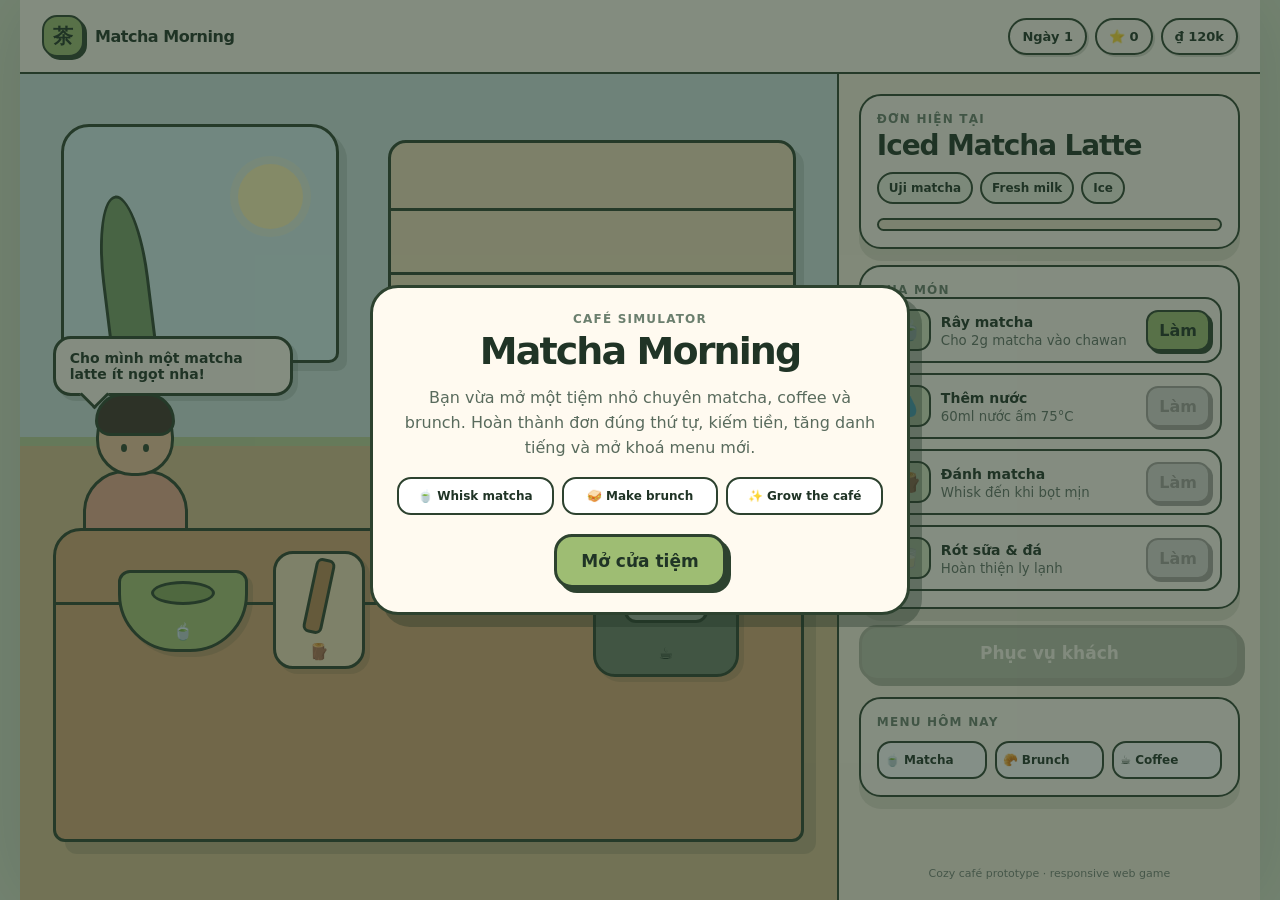
<file: matchagame/index.html>
<!doctype html>
<html lang="vi"><head><meta charset="utf-8"/><meta name="viewport" content="width=device-width,initial-scale=1,viewport-fit=cover"/><title>Matcha Morning — Café Game</title><meta name="description" content="Cozy café game: pha matcha, làm brunch, phục vụ khách và nâng cấp tiệm."/><style>
:root{--cream:#f4eedf;--paper:#fffaf0;--ink:#203426;--matcha:#9ebd73;--line:#2d422f;--shadow:0 12px 0 rgba(45,66,47,.12)}*{box-sizing:border-box}html,body{margin:0;min-height:100%;background:#dce6cf;color:var(--ink);font-family:Inter,ui-rounded,system-ui,-apple-system,BlinkMacSystemFont,"Segoe UI",sans-serif}button{font:inherit;color:inherit}body{display:grid;place-items:center;overflow-x:hidden}.shell{width:min(100%,1240px);min-height:100vh;background:var(--cream);position:relative;overflow:hidden;box-shadow:0 0 80px rgba(32,52,38,.16)}.topbar{height:74px;padding:0 22px;display:flex;align-items:center;justify-content:space-between;border-bottom:2px solid var(--line);background:rgba(255,250,240,.94);position:sticky;top:0;z-index:20}.brand{display:flex;gap:11px;align-items:center;font-weight:900;letter-spacing:-.03em}.logo{width:42px;height:42px;border:2px solid var(--line);border-radius:15px;background:var(--matcha);display:grid;place-items:center;box-shadow:3px 3px 0 var(--line);font-size:20px}.stats{display:flex;gap:8px}.stat{background:var(--paper);border:2px solid var(--line);border-radius:999px;padding:9px 12px;font-weight:800;font-size:13px;box-shadow:2px 2px 0 rgba(45,66,47,.18)}.game{display:grid;grid-template-columns:1.4fr .72fr;min-height:calc(100vh - 74px)}.scene{position:relative;min-height:720px;overflow:hidden;background:linear-gradient(#cfe3e0 0 44%,#bcd09b 44% 45%,#d7bf91 45%);border-right:2px solid var(--line)}.window{position:absolute;left:5%;top:6%;width:34%;height:29%;background:#d6eff0;border:3px solid var(--line);border-radius:28px 28px 10px 10px;overflow:hidden;box-shadow:8px 8px 0 rgba(45,66,47,.15)}.window:before{content:"";position:absolute;bottom:-4px;left:14%;width:15%;height:70%;background:#7ba06a;border:3px solid var(--line);border-radius:50% 50% 8px 8px;transform:rotate(-7deg)}.window:after{content:"";position:absolute;right:12%;top:16%;width:65px;height:65px;background:#fff4b9;border-radius:50%;box-shadow:0 0 0 8px rgba(255,244,185,.3)}.shelf{position:absolute;left:45%;top:8%;right:5%;height:24%;border:3px solid var(--line);background:#f0dfbd;border-radius:18px;box-shadow:8px 8px 0 rgba(45,66,47,.15)}.shelf:before,.shelf:after{content:"";position:absolute;left:0;right:0;height:3px;background:var(--line)}.shelf:before{top:34%}.shelf:after{top:67%}.jar{position:absolute;width:11%;height:18%;bottom:7%;border:2px solid var(--line);border-radius:8px;background:#fff8dd}.jar.j1{left:8%}.jar.j2{left:28%;background:#aed08b}.jar.j3{left:49%;background:#e4c7a5}.jar.j4{left:70%;background:#d3debf}.counter{position:absolute;left:4%;right:4%;bottom:7%;height:38%;background:#d6a675;border:3px solid var(--line);border-radius:28px 28px 12px 12px;box-shadow:12px 12px 0 rgba(45,66,47,.16)}.counter:before{content:"";position:absolute;left:0;right:0;top:23%;height:3px;background:var(--line)}.station{position:absolute;display:grid;place-items:center;border:3px solid var(--line);background:#f7f2de;box-shadow:5px 5px 0 rgba(45,66,47,.15)}.bowl{left:12%;bottom:30%;width:130px;height:82px;border-radius:12px 12px 58px 58px;background:#a9c478}.bowl:before{content:"";width:58px;height:18px;border:3px solid var(--line);border-radius:50%;background:#89aa60}.whisk{left:31%;bottom:28%;width:92px;height:118px;border-radius:20px;background:#f1dfbc}.whisk:before{content:"";width:14px;height:70px;background:#bb8b58;border:3px solid var(--line);border-radius:7px;transform:rotate(12deg)}.espresso{right:12%;bottom:27%;width:146px;height:145px;border-radius:22px;background:#6a7e68}.espresso:before{content:"";width:78px;height:72px;border:3px solid var(--line);border-radius:12px;background:#d7e2d1}.customer{position:absolute;left:7%;bottom:39%;width:116px;height:180px;display:flex;flex-direction:column;align-items:center;animation:bob 2.8s ease-in-out infinite}.head{width:78px;height:78px;border:3px solid var(--line);border-radius:50% 50% 46% 46%;background:#f3c6a1;position:relative;z-index:2}.hair{position:absolute;left:-4px;right:-4px;top:-8px;height:43px;background:#3e322b;border:3px solid var(--line);border-radius:52px 52px 28px 28px}.eye{position:absolute;top:43px;width:6px;height:8px;background:var(--line);border-radius:50%}.eye.e1{left:22px}.eye.e2{right:22px}.bodyc{margin-top:-6px;width:105px;height:108px;border:3px solid var(--line);border-radius:42px 42px 18px 18px;background:#e9a98e}.speech{position:absolute;left:4%;bottom:61%;background:var(--paper);border:3px solid var(--line);border-radius:18px;padding:11px 14px;font-size:14px;font-weight:800;max-width:240px;box-shadow:5px 5px 0 rgba(45,66,47,.15)}.speech:after{content:"";position:absolute;left:28px;bottom:-12px;width:18px;height:18px;background:var(--paper);border-right:3px solid var(--line);border-bottom:3px solid var(--line);transform:rotate(45deg)}.panel{padding:20px;background:#f8f1df;display:flex;flex-direction:column;gap:16px}.card{border:2px solid var(--line);border-radius:22px;background:var(--paper);padding:16px;box-shadow:var(--shadow)}.label{font-size:12px;font-weight:900;text-transform:uppercase;letter-spacing:.1em;color:#6b7f6e}.order-title{font-size:28px;line-height:1.05;margin:5px 0 12px;letter-spacing:-.04em}.recipe{display:flex;flex-wrap:wrap;gap:7px}.chip{border:2px solid var(--line);background:#eff3e2;border-radius:999px;padding:7px 10px;font-size:12px;font-weight:800}.steps{display:grid;gap:10px}.step{display:grid;grid-template-columns:42px 1fr auto;gap:10px;align-items:center;border:2px solid var(--line);background:#fffaf1;padding:10px;border-radius:17px;transition:.2s}.step.done{opacity:.55;background:#dfe8cd}.step .ico{width:42px;height:42px;border-radius:13px;background:#d9e6c5;border:2px solid var(--line);display:grid;place-items:center;font-size:19px}.step b{font-size:14px}.step small{display:block;color:#637267;margin-top:2px}.action{border:2px solid var(--line);background:var(--matcha);border-radius:12px;padding:9px 11px;font-weight:900;cursor:pointer;box-shadow:3px 3px 0 var(--line);transition:transform .12s,box-shadow .12s}.action:active{transform:translate(3px,3px);box-shadow:0 0 0 var(--line)}.action:disabled{filter:grayscale(1);opacity:.45;cursor:not-allowed}.serve{width:100%;border:3px solid var(--line);background:#45684d;color:white;border-radius:18px;padding:15px;font-size:17px;font-weight:900;cursor:pointer;box-shadow:5px 5px 0 #2d422f;transition:.15s}.serve:disabled{opacity:.35}.serve:not(:disabled):active{transform:translate(4px,4px);box-shadow:1px 1px 0 #2d422f}.progress{height:13px;border:2px solid var(--line);border-radius:999px;overflow:hidden;background:#efe4cd}.progress>span{display:block;height:100%;width:0;background:var(--matcha);transition:width .35s}.toast{position:absolute;z-index:50;left:50%;top:96px;transform:translate(-50%,-20px);opacity:0;pointer-events:none;background:#203426;color:white;border:2px solid #203426;border-radius:999px;padding:10px 16px;font-weight:900;transition:.25s}.toast.show{transform:translate(-50%,0);opacity:1}.modal{position:fixed;inset:0;background:rgba(32,52,38,.55);z-index:100;display:none;place-items:center;padding:18px}.modal.show{display:grid}.modalbox{width:min(540px,100%);background:var(--paper);border:3px solid var(--line);border-radius:28px;padding:24px;text-align:center;box-shadow:12px 12px 0 rgba(32,52,38,.35)}.modalbox h1{font-size:38px;line-height:1;margin:6px 0 8px;letter-spacing:-.05em}.modalbox p{line-height:1.55;color:#596b5d}.start{border:3px solid var(--line);border-radius:18px;background:var(--matcha);padding:14px 24px;font-weight:900;font-size:17px;box-shadow:5px 5px 0 var(--line);cursor:pointer}.menu-mini{display:grid;grid-template-columns:repeat(3,1fr);gap:8px;margin-top:12px}.mini{border:2px solid var(--line);border-radius:14px;background:#fff;padding:10px 6px;font-size:12px;font-weight:800}.footer-note{font-size:11px;color:#748176;text-align:center;margin-top:auto;padding-top:3px}@keyframes bob{50%{transform:translateY(-7px)}}@media(max-width:820px){body{display:block}.shell{min-height:100dvh}.topbar{height:66px;padding:0 12px}.brand span{font-size:14px}.stats{gap:5px}.stat{font-size:11px;padding:7px 8px}.game{grid-template-columns:1fr}.scene{min-height:55dvh;border-right:0;border-bottom:2px solid var(--line)}.panel{padding:14px}.window{width:38%;height:25%}.shelf{left:47%;height:22%}.counter{height:38%;bottom:5%}.speech{bottom:59%;font-size:12px}.customer{transform:scale(.82);transform-origin:bottom left;bottom:39%}.bowl{left:17%;bottom:28%;transform:scale(.78)}.whisk{left:39%;bottom:27%;transform:scale(.78)}.espresso{right:9%;bottom:25%;transform:scale(.72)}.order-title{font-size:24px}.modalbox h1{font-size:32px}}
</style></head><body><div class="shell"><div class="toast" id="toast">+ 45.000đ ✨</div><header class="topbar"><div class="brand"><div class="logo">茶</div><span>Matcha Morning</span></div><div class="stats"><div class="stat">Ngày <span id="day">1</span></div><div class="stat">⭐ <span id="rep">0</span></div><div class="stat">₫ <span id="money">120k</span></div></div></header><main class="game"><section class="scene"><div class="window"></div><div class="shelf"><i class="jar j1"></i><i class="jar j2"></i><i class="jar j3"></i><i class="jar j4"></i></div><div class="speech" id="speech">Cho mình một matcha latte ít ngọt nha!</div><div class="customer"><div class="head"><div class="hair"></div><i class="eye e1"></i><i class="eye e2"></i></div><div class="bodyc"></div></div><div class="counter"></div><div class="station bowl">🍵</div><div class="station whisk">🪵</div><div class="station espresso">☕</div></section><aside class="panel"><section class="card"><div class="label">Đơn hiện tại</div><h2 class="order-title" id="orderName">Iced Matcha Latte</h2><div class="recipe" id="recipe"></div><div class="progress" style="margin-top:14px"><span id="prog"></span></div></section><section class="card"><div class="label">Pha món</div><div class="steps" id="steps"></div></section><button class="serve" id="serve" disabled>Phục vụ khách</button><section class="card"><div class="label">Menu hôm nay</div><div class="menu-mini"><div class="mini">🍵 Matcha</div><div class="mini">🥐 Brunch</div><div class="mini">☕ Coffee</div></div></section><div class="footer-note">Cozy café prototype · responsive web game</div></aside></main></div><div class="modal show" id="intro"><div class="modalbox"><div class="label">Café simulator</div><h1>Matcha Morning</h1><p>Bạn vừa mở một tiệm nhỏ chuyên matcha, coffee và brunch. Hoàn thành đơn đúng thứ tự, kiếm tiền, tăng danh tiếng và mở khoá menu mới.</p><div class="menu-mini"><div class="mini">🍵 Whisk matcha</div><div class="mini">🥪 Make brunch</div><div class="mini">✨ Grow the café</div></div><br><button class="start" id="start">Mở cửa tiệm</button></div></div><script>
const orders=[{name:'Iced Matcha Latte',speech:'Cho mình một matcha latte ít ngọt nha!',price:45,recipe:['Uji matcha','Fresh milk','Ice'],steps:[['🍵','Rây matcha','Cho 2g matcha vào chawan'],['💧','Thêm nước','60ml nước ấm 75°C'],['🪵','Đánh matcha','Whisk đến khi bọt mịn'],['🥛','Rót sữa & đá','Hoàn thiện ly lạnh']]},{name:'Strawberry Matcha',speech:'Một strawberry matcha thật đẹp nhé!',price:62,recipe:['Matcha','Strawberry','Milk'],steps:[['🍓','Dằm dâu','Tạo lớp strawberry base'],['🥛','Thêm sữa','Rót chậm để giữ layer'],['🍵','Whisk matcha','Đánh matcha bọt mịn'],['✨','Layer matcha','Rót lên trên thật nhẹ']]},{name:'Egg Croissant',speech:'Mình lấy croissant trứng và một americano!',price:88,recipe:['Croissant','Egg','Greens','Coffee'],steps:[['🥐','Nướng croissant','Làm nóng giòn mặt bánh'],['🍳','Áp chảo trứng','Lòng đỏ còn mềm'],['🥬','Hoàn thiện brunch','Thêm rau và dressing'],['☕','Pha americano','Double shot + hot water']]},{name:'Hojicha Cloud',speech:'Hôm nay mình muốn hojicha cloud!',price:58,recipe:['Hojicha','Oat milk','Cream'],steps:[['🌰','Pha hojicha','Hoà bột rang thơm'],['🥛','Rót oat milk','Khuấy đều nền sữa'],['☁️','Đánh cold foam','Foam mềm, bóng'],['✨','Top cloud','Rắc nhẹ hojicha']]}];let state={i:0,step:0,money:120,rep:0,day:1};const $=s=>document.querySelector(s);const money=v=>v>=1000?(v/1000).toFixed(1)+'m':v+'k';function render(){const o=orders[state.i%orders.length];$('#orderName').textContent=o.name;$('#speech').textContent=o.speech;$('#recipe').innerHTML=o.recipe.map(x=>`<span class="chip">${x}</span>`).join('');$('#steps').innerHTML=o.steps.map((s,i)=>`<div class="step ${i<state.step?'done':''}"><div class="ico">${s[0]}</div><div><b>${s[1]}</b><small>${s[2]}</small></div><button class="action" data-i="${i}" ${i!==state.step?'disabled':''}>${i<state.step?'✓':'Làm'}</button></div>`).join('');$('#prog').style.width=(state.step/o.steps.length*100)+'%';$('#serve').disabled=state.step<o.steps.length;$('#money').textContent=money(state.money);$('#rep').textContent=state.rep;$('#day').textContent=state.day;document.querySelectorAll('.action').forEach(b=>b.onclick=()=>doStep(+b.dataset.i));}function doStep(i){const o=orders[state.i%orders.length];if(i!==state.step)return;state.step++;flash(o.steps[i][1]+' ✓');render();}function flash(t){const e=$('#toast');e.textContent=t;e.classList.add('show');clearTimeout(window.__t);window.__t=setTimeout(()=>e.classList.remove('show'),1100)}$('#serve').onclick=()=>{const o=orders[state.i%orders.length];state.money+=o.price;state.rep++;state.i++;state.step=0;if(state.rep%4===0)state.day++;flash(`+ ${o.price}.000đ · Khách hài lòng ✨`);render()};$('#start').onclick=()=>{$('#intro').classList.remove('show');render()};render();
</script></body></html>
</file>
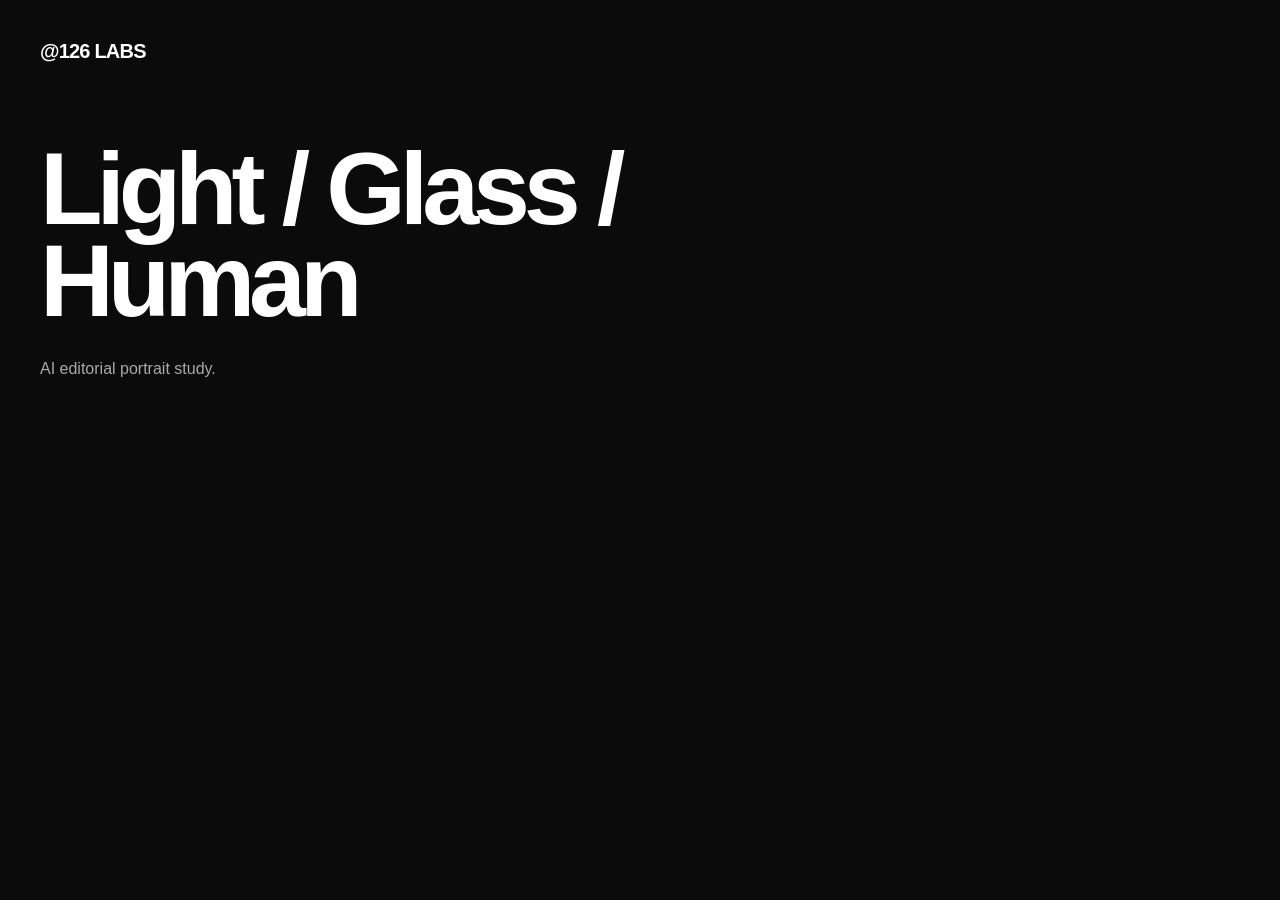
<file: 126labs-gallery.html>
<!doctype html>
<html lang="en">
<head><meta charset="utf-8"><meta name="viewport" content="width=device-width,initial-scale=1">
<title>126 LABS — Portrait Gallery</title>
<style>
*{box-sizing:border-box}body{margin:0;background:#0b0b0b;color:#fff;font-family:Arial,sans-serif}
main{min-height:100vh;padding:40px}.brand{font-size:20px;font-weight:700;letter-spacing:-.04em}
h1{font-size:clamp(42px,8vw,110px);line-height:.9;letter-spacing:-.06em;margin:80px 0 30px;max-width:900px}
p{color:#aaa;max-width:600px;font-size:16px;line-height:1.5}
</style></head><body><main><div class="brand">@126 LABS</div><h1>Light / Glass / Human</h1><p>AI editorial portrait study.</p></main></body></html>
</file>
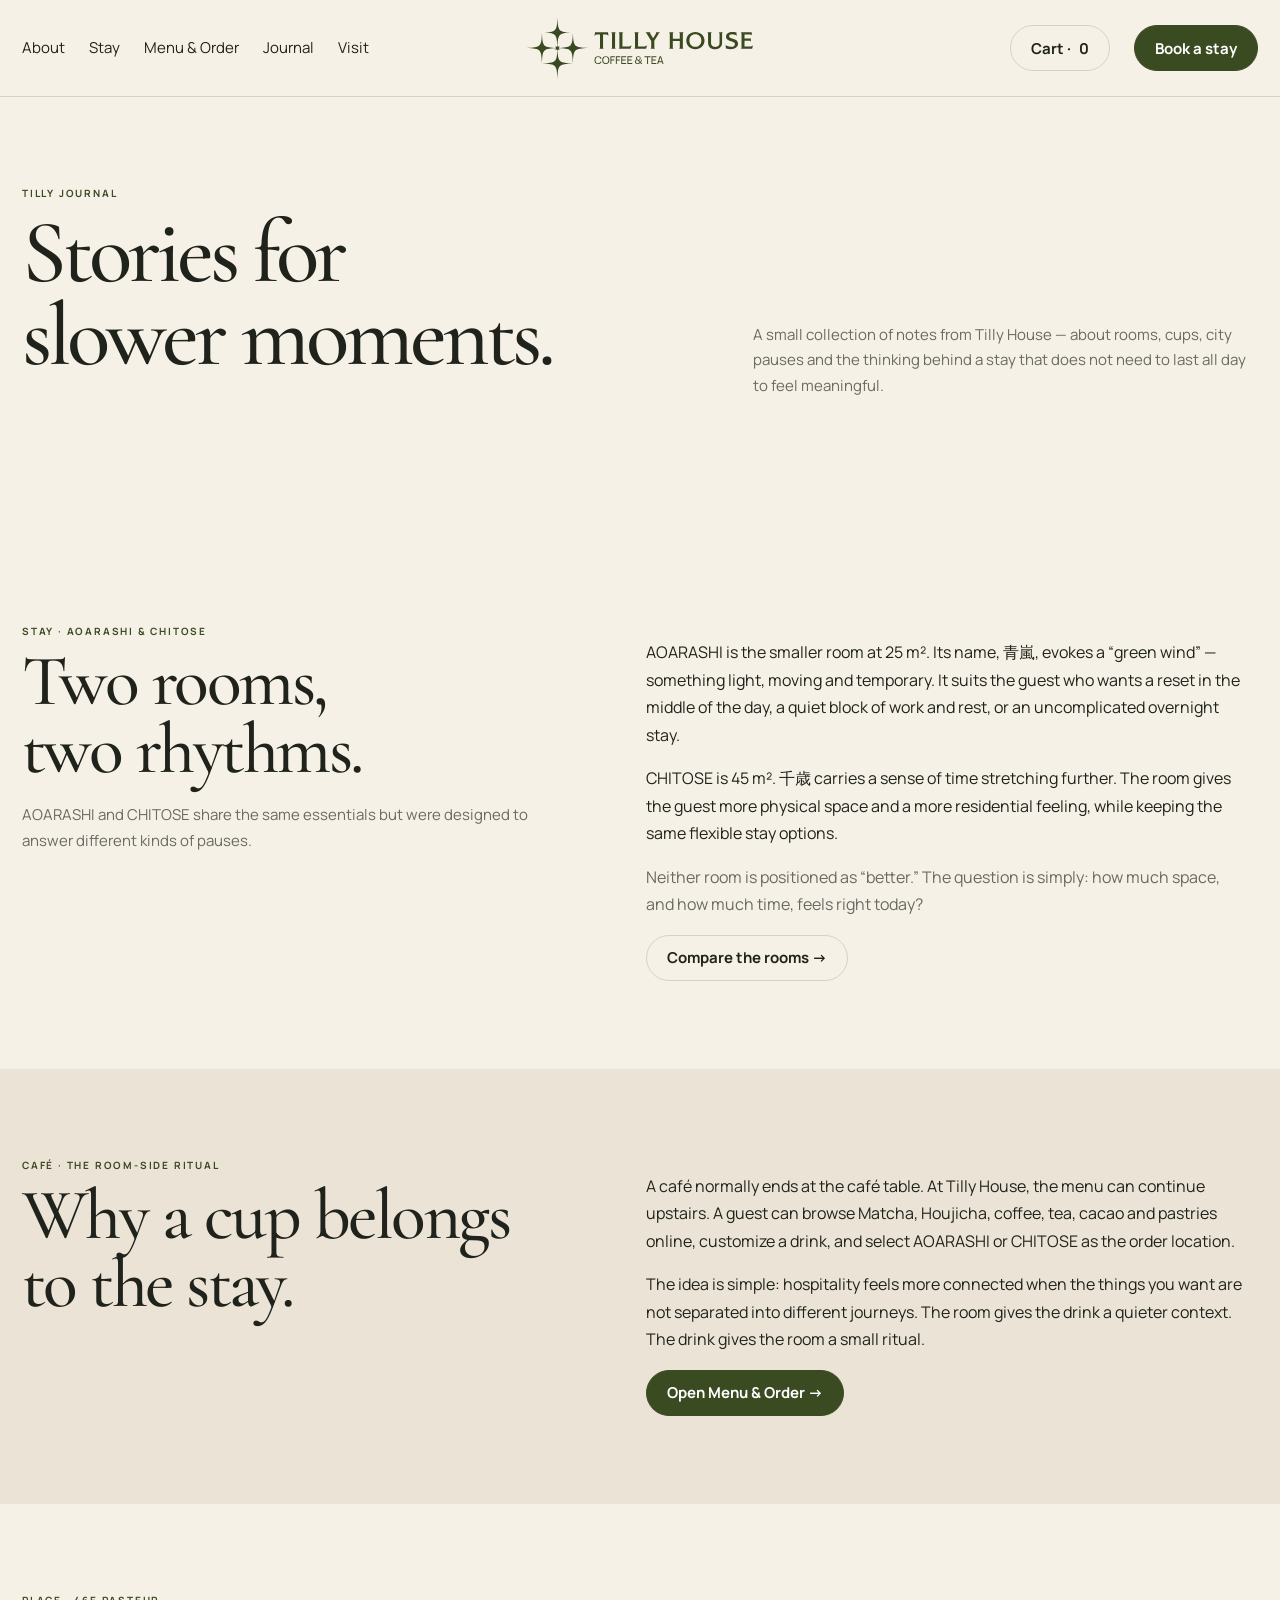
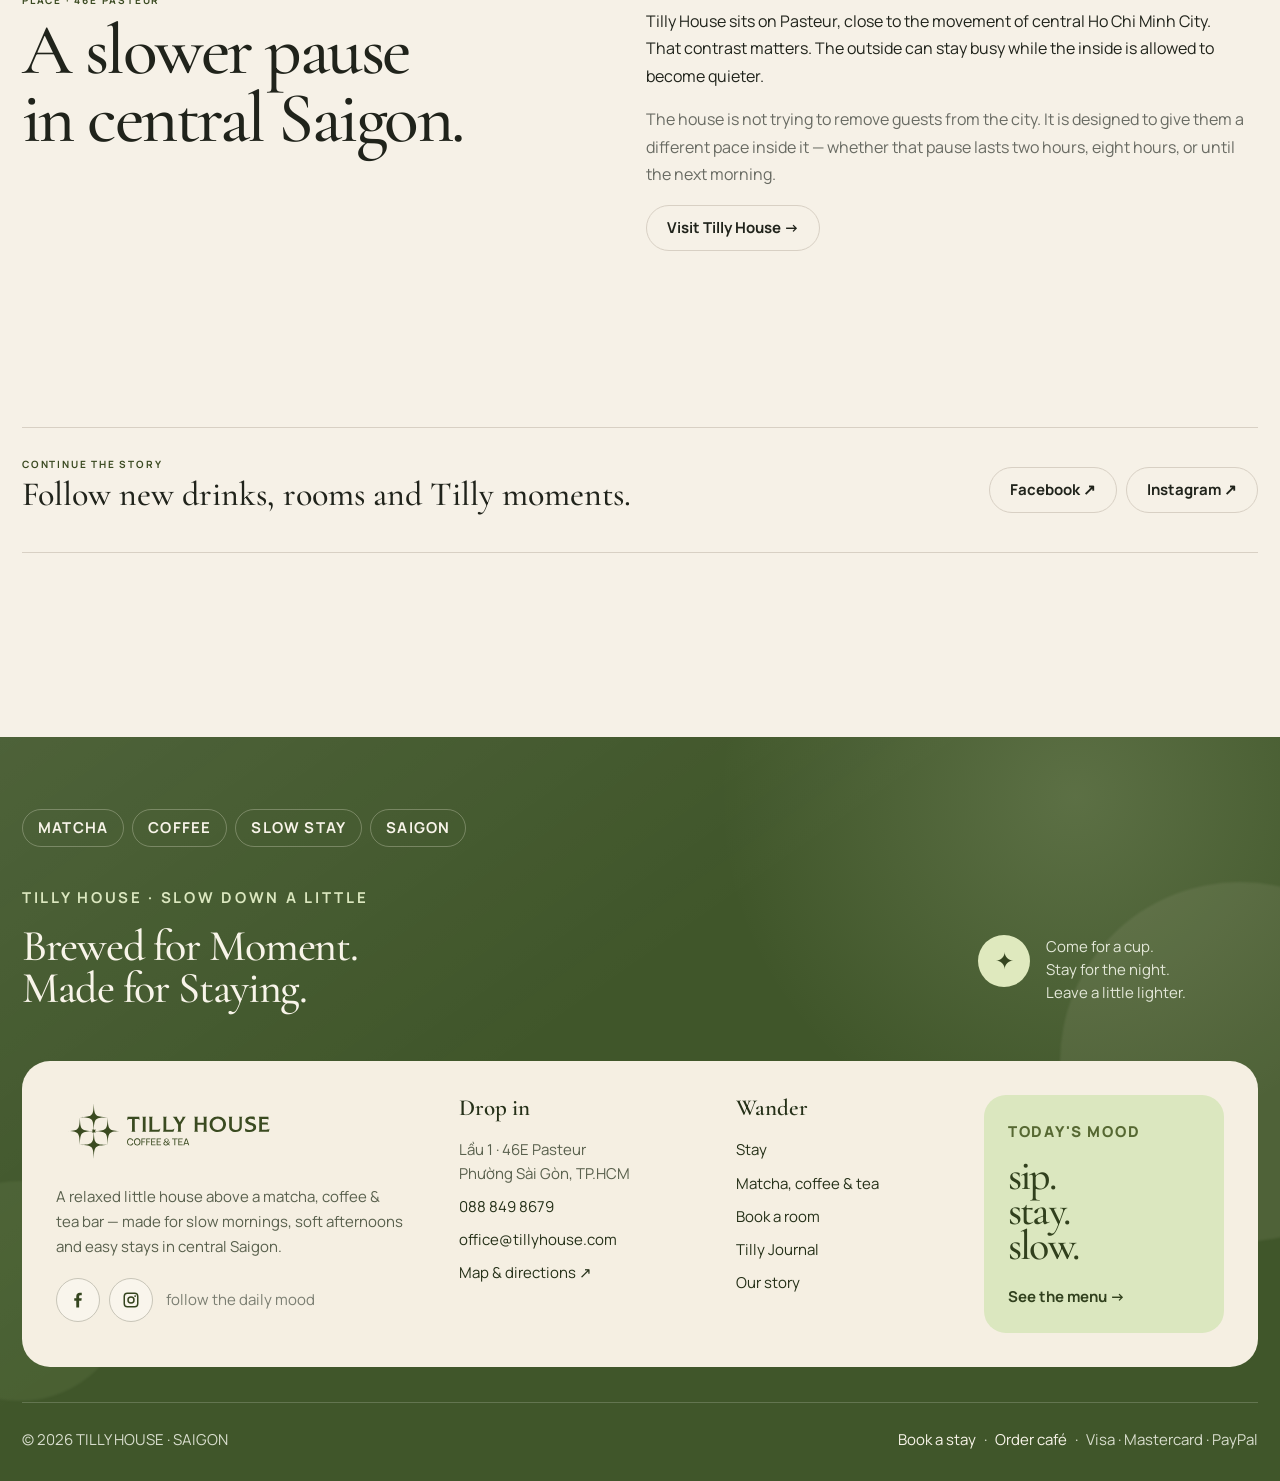
<file: blog.html>
<!doctype html><html lang="en"><head><meta charset="utf-8"><meta name="viewport" content="width=device-width,initial-scale=1,viewport-fit=cover"><title>Tilly Journal — Stay, Matcha & Saigon Stories</title><meta name="description" content="Tilly Journal: stories about AOARASHI, CHITOSE, Japanese-inspired hospitality, matcha, coffee and slower moments at 46E Pasteur, Saigon."><link rel="canonical" href="https://tillyhouse.vercel.app/blog"><link rel="icon" type="image/svg+xml" href="/favicon.svg"><link rel="stylesheet" href="/styles.css"><link rel="stylesheet" href="/theme.css"><script defer src="/shell.js"></script><script defer src="/app.js"></script></head><body><main>
<section class="page-section"><div class="container"><div class="section-head"><div><div class="eyebrow">Tilly Journal</div><h1 class="display">Stories for<br>slower moments.</h1></div><p class="muted">A small collection of notes from Tilly House — about rooms, cups, city pauses and the thinking behind a stay that does not need to last all day to feel meaningful.</p></div></div></section>
<article class="page-section" id="two-rooms"><div class="container story-grid"><div><div class="eyebrow">Stay · AOARASHI & CHITOSE</div><h2 class="h2">Two rooms,<br>two rhythms.</h2><p class="muted">AOARASHI and CHITOSE share the same essentials but were designed to answer different kinds of pauses.</p></div><div class="story-copy"><p>AOARASHI is the smaller room at 25 m². Its name, 青嵐, evokes a “green wind” — something light, moving and temporary. It suits the guest who wants a reset in the middle of the day, a quiet block of work and rest, or an uncomplicated overnight stay.</p><p>CHITOSE is 45 m². 千歳 carries a sense of time stretching further. The room gives the guest more physical space and a more residential feeling, while keeping the same flexible stay options.</p><p class="muted">Neither room is positioned as “better.” The question is simply: how much space, and how much time, feels right today?</p><a class="btn ghost" href="/stay">Compare the rooms →</a></div></div></article>
<article class="band" id="cup-and-stay"><div class="container story-grid"><div><div class="eyebrow">Café · The room-side ritual</div><h2 class="h2">Why a cup belongs<br>to the stay.</h2></div><div class="story-copy"><p>A café normally ends at the café table. At Tilly House, the menu can continue upstairs. A guest can browse Matcha, Houjicha, coffee, tea, cacao and pastries online, customize a drink, and select AOARASHI or CHITOSE as the order location.</p><p>The idea is simple: hospitality feels more connected when the things you want are not separated into different journeys. The room gives the drink a quieter context. The drink gives the room a small ritual.</p><div class="actions"><a class="btn" href="/menu">Open Menu & Order →</a></div></div></div></article>
<article class="page-section" id="pasteur"><div class="container story-grid"><div><div class="eyebrow">Place · 46E Pasteur</div><h2 class="h2">A slower pause<br>in central Saigon.</h2></div><div class="story-copy"><p>Tilly House sits on Pasteur, close to the movement of central Ho Chi Minh City. That contrast matters. The outside can stay busy while the inside is allowed to become quieter.</p><p class="muted">The house is not trying to remove guests from the city. It is designed to give them a different pace inside it — whether that pause lasts two hours, eight hours, or until the next morning.</p><a class="btn ghost" href="/visit">Visit Tilly House →</a></div></div></article>
<section class="page-section"><div class="container social-strip"><div><div class="eyebrow">Continue the story</div><h3 class="h3">Follow new drinks, rooms and Tilly moments.</h3></div><div class="actions"><a class="btn ghost" href="https://www.facebook.com/tillyhousevn/" target="_blank" rel="noopener noreferrer">Facebook ↗</a><a class="btn ghost" href="https://www.instagram.com/tilly.housevn/" target="_blank" rel="noopener noreferrer">Instagram ↗</a></div></div></section>
</main></body></html>
</file>
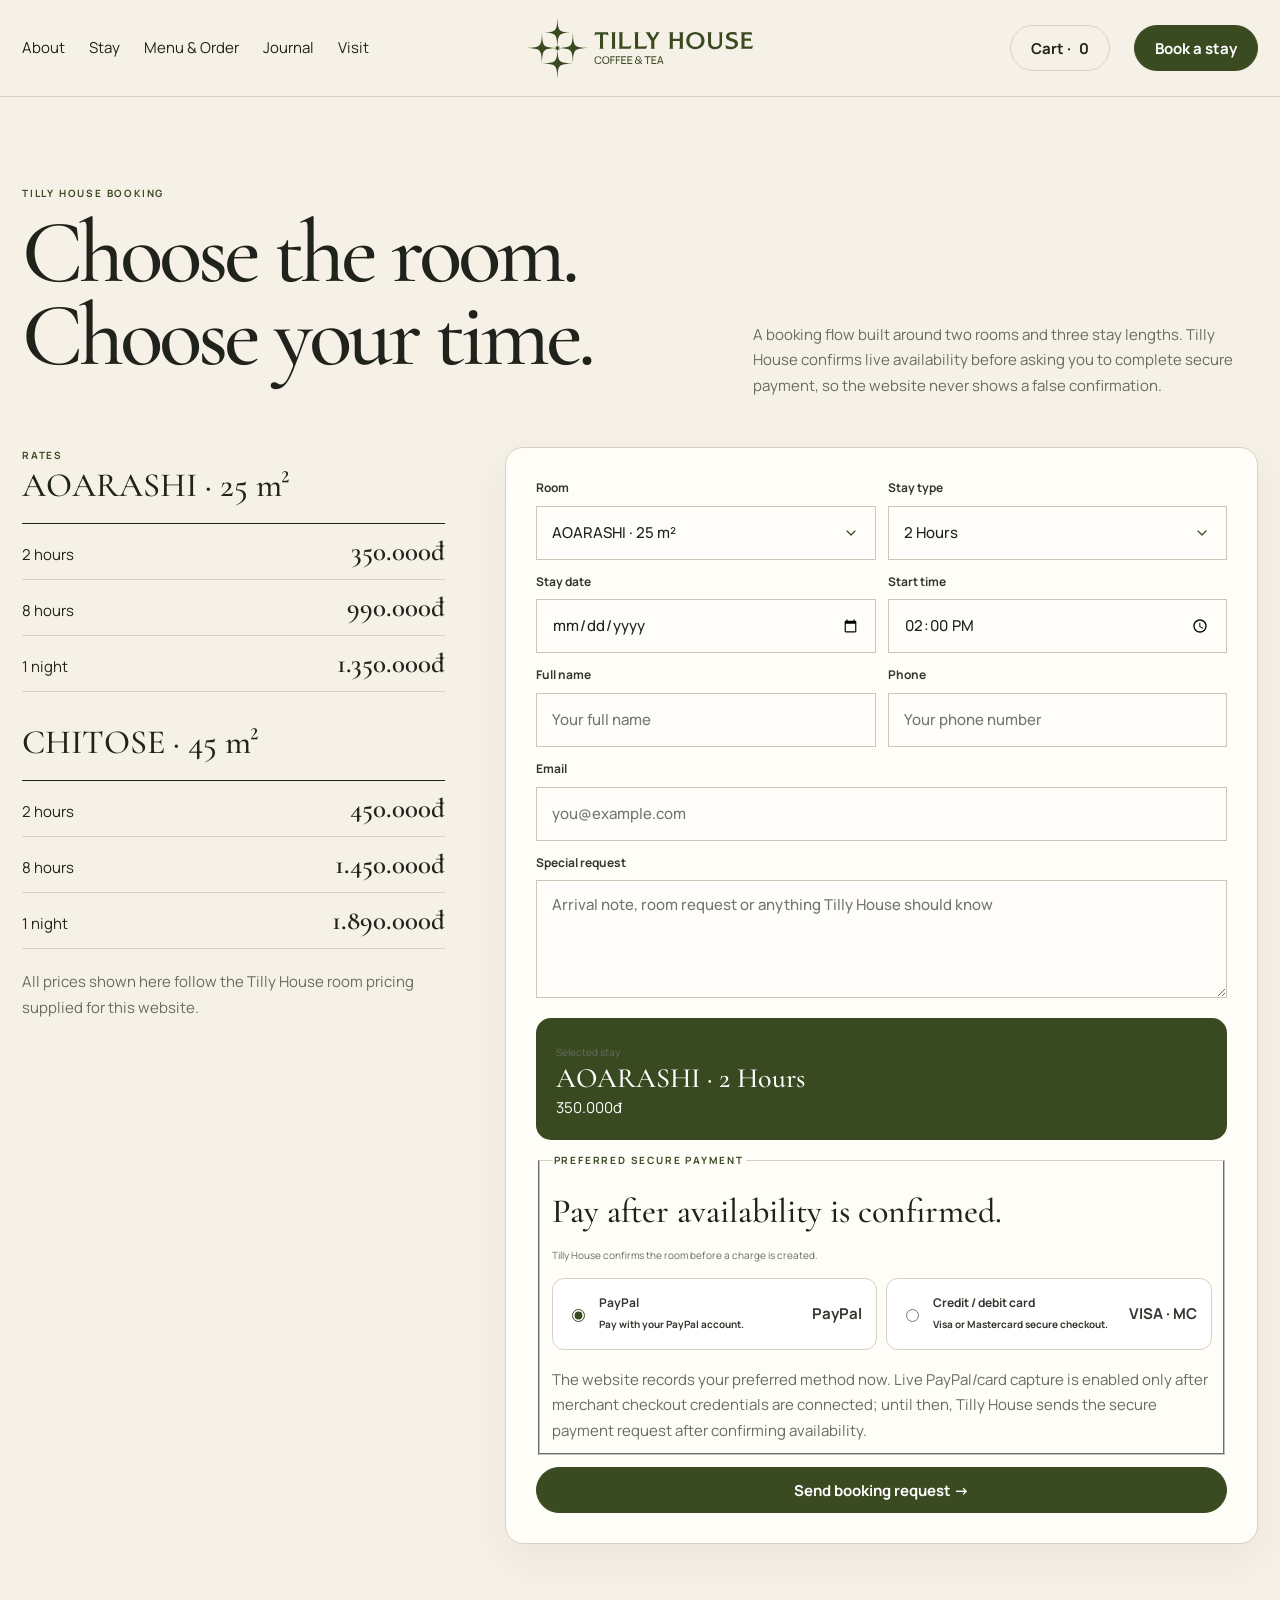
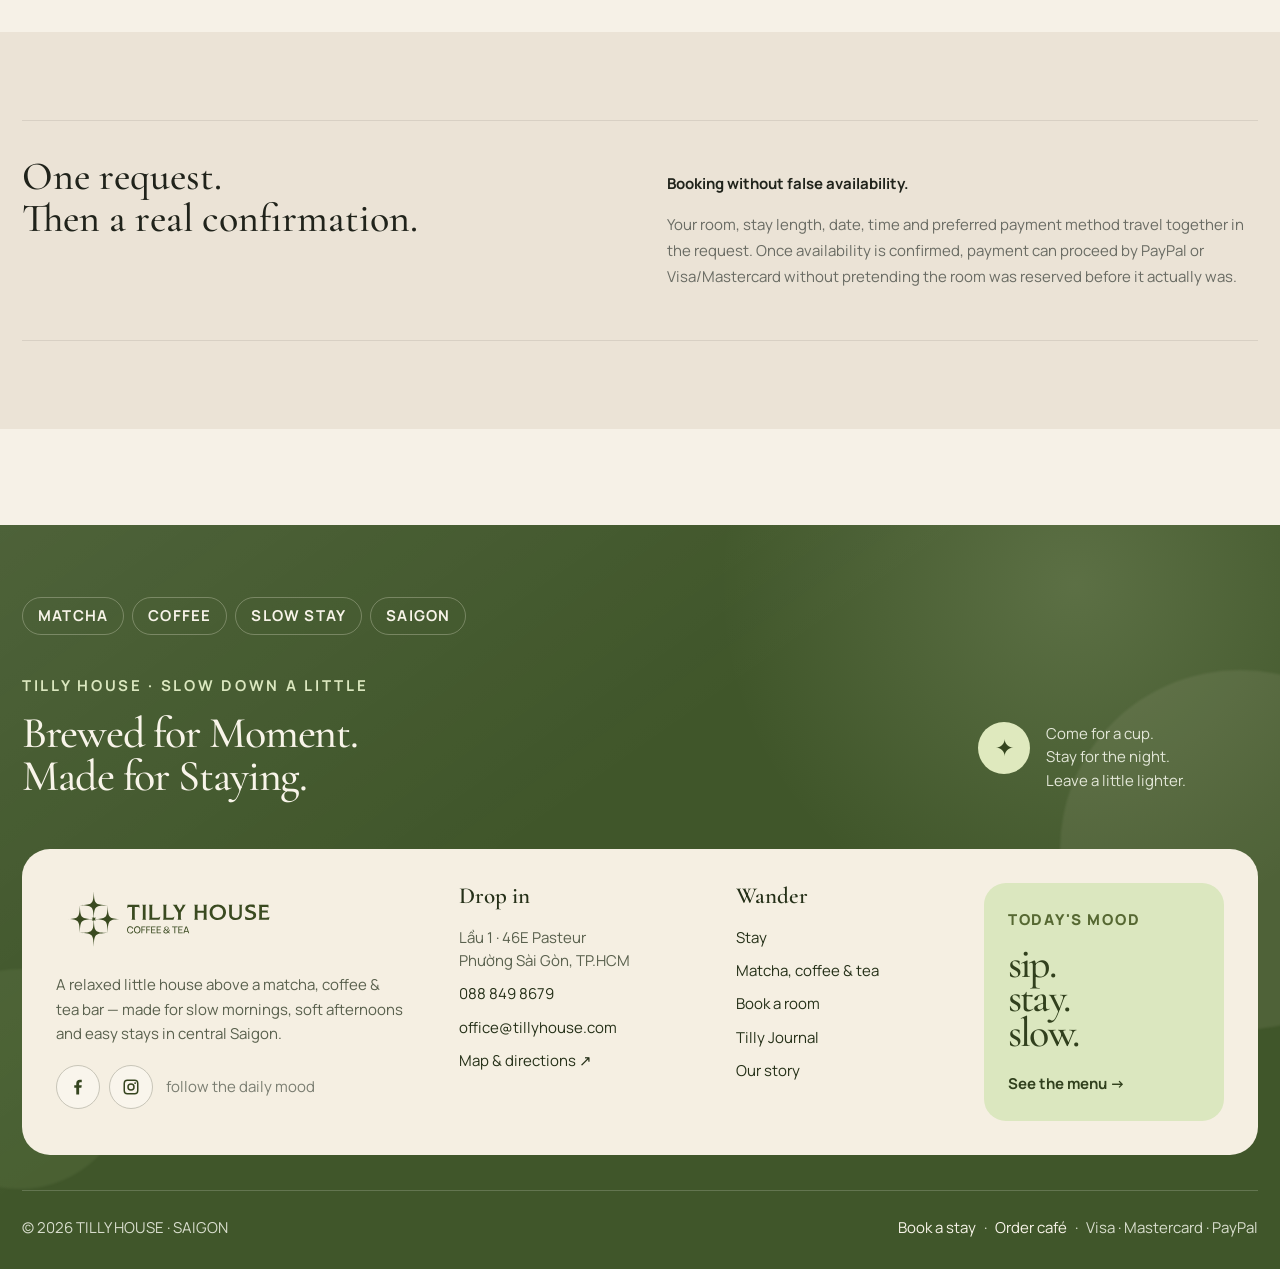
<file: booking.html>
<!doctype html><html lang="en"><head><meta charset="utf-8"><meta name="viewport" content="width=device-width,initial-scale=1,viewport-fit=cover"><title>Book AOARASHI or CHITOSE — Tilly House</title><meta name="description" content="Book a Tilly House stay at 46E Pasteur. Choose AOARASHI or CHITOSE for 2 hours, 8 hours or overnight, then select PayPal or Visa/Mastercard payment."><link rel="canonical" href="https://tillyhouse.vercel.app/booking"><link rel="icon" type="image/svg+xml" href="/favicon.svg"><link rel="stylesheet" href="/styles.css"><link rel="stylesheet" href="/theme.css"><script defer src="/shell.js"></script><script defer src="/app.js"></script></head><body><main>
<section class="page-section"><div class="container"><div class="section-head"><div><div class="eyebrow">Tilly House booking</div><h1 class="display">Choose the room.<br>Choose your time.</h1></div><p class="muted">A booking flow built around two rooms and three stay lengths. Tilly House confirms live availability before asking you to complete secure payment, so the website never shows a false confirmation.</p></div><div class="booking-grid"><aside class="booking-rates"><div class="eyebrow">Rates</div><h2 class="h3">AOARASHI · 25 m²</h2><div class="prices"><div class="price"><span>2 hours</span><b>350.000đ</b></div><div class="price"><span>8 hours</span><b>990.000đ</b></div><div class="price"><span>1 night</span><b>1.350.000đ</b></div></div><h2 class="h3" style="margin-top:34px">CHITOSE · 45 m²</h2><div class="prices"><div class="price"><span>2 hours</span><b>450.000đ</b></div><div class="price"><span>8 hours</span><b>1.450.000đ</b></div><div class="price"><span>1 night</span><b>1.890.000đ</b></div></div><p class="muted">All prices shown here follow the Tilly House room pricing supplied for this website.</p></aside><form class="booking-form" id="bookingForm" aria-label="Tilly House room booking request" onsubmit="event.preventDefault();sendBooking()"><div><label for="bookRoom">Room</label><select class="field" id="bookRoom" name="room" onchange="updateBooking()" required><option value="AOARASHI">AOARASHI · 25 m²</option><option value="CHITOSE">CHITOSE · 45 m²</option></select></div><div><label for="bookDuration">Stay type</label><select class="field" id="bookDuration" name="stay_type" onchange="updateBooking()" required><option value="2H">2 Hours</option><option value="8H">8 Hours</option><option value="1N">1 Night</option></select></div><div><label for="bookDate">Stay date</label><input class="field" id="bookDate" name="stay_date" type="date" autocomplete="off" required></div><div><label for="bookTime">Start time</label><input class="field" id="bookTime" name="start_time" type="time" value="14:00" required></div><div><label for="bookName">Full name</label><input class="field" id="bookName" name="guest_name" autocomplete="name" placeholder="Your full name" required></div><div><label for="bookPhone">Phone</label><input class="field" id="bookPhone" name="guest_phone" type="tel" inputmode="tel" autocomplete="tel" placeholder="Your phone number" required></div><div class="span2"><label for="bookEmail">Email</label><input class="field" id="bookEmail" name="guest_email" type="email" autocomplete="email" placeholder="you@example.com"></div><div class="span2"><label for="bookNote">Special request</label><textarea class="field" id="bookNote" name="special_request" autocomplete="off" placeholder="Arrival note, room request or anything Tilly House should know"></textarea></div><div class="booking-summary-card" id="bookingSummary" aria-live="polite"></div><fieldset class="payment-choice"><legend class="eyebrow">Preferred secure payment</legend><div class="payment-choice-title"><div><h3 class="h3">Pay after availability is confirmed.</h3><div class="secure-mark">Tilly House confirms the room before a charge is created.</div></div></div><div class="payment-methods"><label class="payment-method"><input type="radio" name="payment_method" value="PayPal" checked><span><b>PayPal</b><br><small>Pay with your PayPal account.</small></span><span class="payment-badges">PayPal</span></label><label class="payment-method"><input type="radio" name="payment_method" value="Visa / Mastercard"><span><b>Credit / debit card</b><br><small>Visa or Mastercard secure checkout.</small></span><span class="payment-badges">VISA · MC</span></label></div><p class="payment-note">The website records your preferred method now. Live PayPal/card capture is enabled only after merchant checkout credentials are connected; until then, Tilly House sends the secure payment request after confirming availability.</p></fieldset><button class="btn span2" type="submit">Send booking request →</button></form></div></div></section>
<section class="band"><div class="container concept-strip"><div class="concept-quote">One request.<br>Then a real confirmation.</div><div><p><b>Booking without false availability.</b></p><p class="muted">Your room, stay length, date, time and preferred payment method travel together in the request. Once availability is confirmed, payment can proceed by PayPal or Visa/Mastercard without pretending the room was reserved before it actually was.</p></div></div></section>
</main></body></html>
</file>
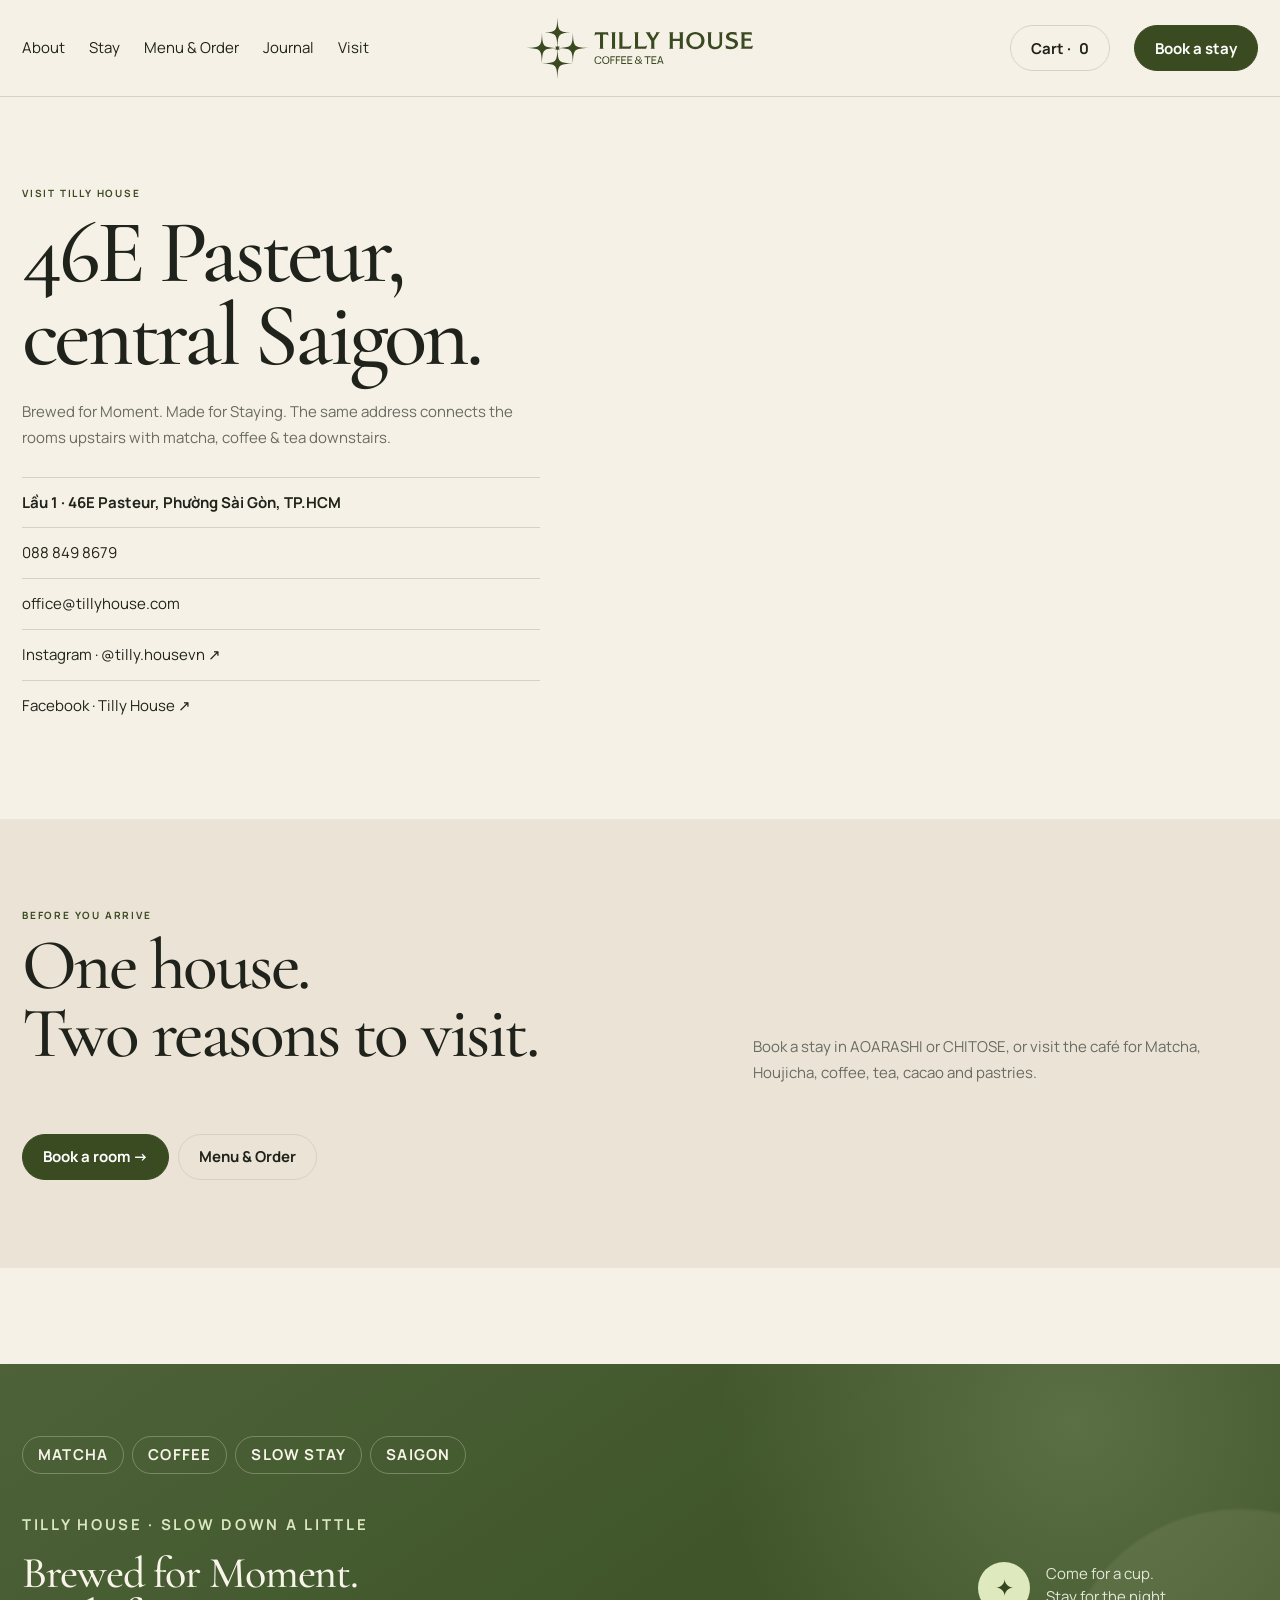
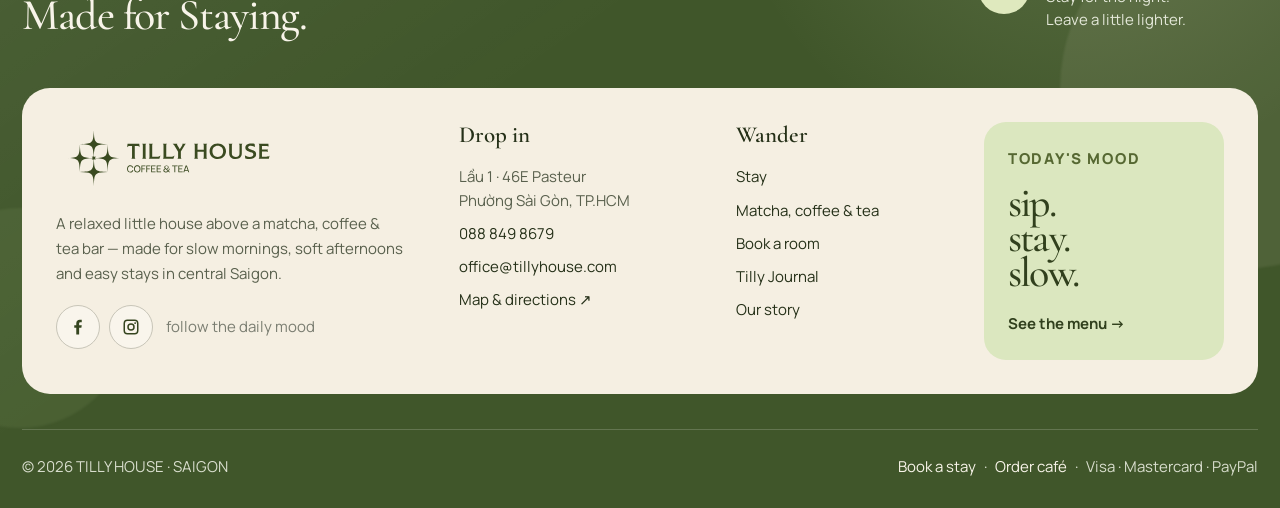
<file: visit.html>
<!doctype html><html lang="en"><head><meta charset="utf-8"><meta name="viewport" content="width=device-width,initial-scale=1,viewport-fit=cover"><title>Visit Tilly House — 46E Pasteur, Ho Chi Minh City</title><meta name="description" content="Visit Tilly House at Lầu 1, 46E Pasteur, Phường Sài Gòn, Ho Chi Minh City. Stay upstairs, matcha, coffee and tea downstairs."><link rel="canonical" href="https://tillyhouse.vercel.app/visit"><link rel="icon" type="image/svg+xml" href="/favicon.svg"><link rel="stylesheet" href="/styles.css"><link rel="stylesheet" href="/theme.css"><script defer src="/shell.js"></script><script defer src="/app.js"></script></head><body><main><section class="page-section"><div class="container visit-grid"><div><div class="eyebrow">Visit Tilly House</div><h1 class="display">46E Pasteur,<br>central Saigon.</h1><p class="muted">Brewed for Moment. Made for Staying. The same address connects the rooms upstairs with matcha, coffee & tea downstairs.</p><div class="contact-list"><div><b>Lầu 1 · 46E Pasteur, Phường Sài Gòn, TP.HCM</b></div><a href="tel:0888498679">088 849 8679</a><a href="mailto:office@tillyhouse.com">office@tillyhouse.com</a><a href="https://www.instagram.com/tilly.housevn/" target="_blank" rel="noopener noreferrer">Instagram · @tilly.housevn ↗</a><a href="https://www.facebook.com/tillyhousevn/" target="_blank" rel="noopener noreferrer">Facebook · Tilly House ↗</a></div></div><iframe class="map" loading="lazy" title="Tilly House at 46E Pasteur" src="https://www.google.com/maps?q=46E+Pasteur,+Ho+Chi+Minh+City&output=embed"></iframe></div></section><section class="band"><div class="container"><div class="section-head"><div><div class="eyebrow">Before you arrive</div><h2 class="h2">One house.<br>Two reasons to visit.</h2></div><p class="muted">Book a stay in AOARASHI or CHITOSE, or visit the café for Matcha, Houjicha, coffee, tea, cacao and pastries.</p></div><div class="actions"><a class="btn" href="/booking">Book a room →</a><a class="btn ghost" href="/menu">Menu & Order</a></div></div></section></main></body></html>
</file>
<file: styles.css>
@import url('https://fonts.googleapis.com/css2?family=Cormorant+Garamond:wght@400;500;600&family=Manrope:wght@400;500;600;700&display=swap');
:root{--green:#3A4A21;--green2:#69764c;--cream:#f6f1e7;--paper:#fffdf8;--sand:#ebe3d6;--ink:#20231b;--muted:#77786f;--line:#d8d0c4;--serif:'Cormorant Garamond',Georgia,serif;--sans:'Manrope',Arial,sans-serif;--radius:22px;--max:1280px}*{box-sizing:border-box}html{scroll-behavior:smooth}body{margin:0;background:var(--cream);color:var(--ink);font:14px/1.7 var(--sans);-webkit-font-smoothing:antialiased}a{color:inherit;text-decoration:none}button,input,select,textarea{font:inherit}img{max-width:100%;display:block}.container{width:min(var(--max),calc(100% - 44px));margin:auto}.serif{font-family:var(--serif)}.eyebrow{font-size:10px;letter-spacing:.18em;text-transform:uppercase;color:var(--green);font-weight:700}.muted{color:var(--muted)}.display{font:500 clamp(56px,7vw,104px)/.92 var(--serif);letter-spacing:-.045em;margin:10px 0 22px}.h2{font:500 clamp(46px,5.6vw,78px)/.95 var(--serif);letter-spacing:-.035em;margin:8px 0 18px}.h3{font:500 34px/1 var(--serif);margin:5px 0 12px}.btn{display:inline-flex;align-items:center;justify-content:center;min-height:44px;padding:0 19px;border-radius:999px;border:1px solid var(--green);background:var(--green);color:#fff;font-size:11px;font-weight:700;cursor:pointer;transition:.2s}.btn:hover{transform:translateY(-1px);opacity:.92}.btn.ghost{background:transparent;color:var(--ink);border-color:var(--line)}.btn.light{background:#fff;color:var(--green);border-color:#fff}.actions{display:flex;gap:9px;flex-wrap:wrap}.site-header{position:sticky;top:0;z-index:50;background:rgba(246,241,231,.93);backdrop-filter:blur(16px);border-bottom:1px solid var(--line)}.nav{height:82px;display:grid;grid-template-columns:1fr auto 1fr;align-items:center}.nav-links,.nav-actions{display:flex;gap:24px;align-items:center}.nav-actions{justify-content:flex-end}.nav-links a{font-size:11px}.brand img{height:62px;width:auto}.mobile-toggle{display:none;background:none;border:0;font-size:22px}.mobile-panel{display:none}.page-section{padding:88px 0}.hero{padding:34px 0 92px}.hero-grid,.two-col,.room-row,.page-hero,.visit-grid{display:grid;grid-template-columns:.88fr 1.12fr;gap:58px;align-items:center}.hero-copy p,.page-copy p{max-width:540px}.hero-image,.room-image,.page-image{width:100%;height:620px;object-fit:cover;border-radius:var(--radius)}.statline{display:flex;gap:28px;border-top:1px solid var(--line);margin-top:30px;padding-top:18px}.statline b{display:block;font:600 28px var(--serif)}.statline small{color:var(--muted)}.section-head{display:grid;grid-template-columns:1fr .75fr;gap:58px;align-items:end;margin-bottom:48px}.section-head p{margin:0;max-width:500px}.concept-strip{display:grid;grid-template-columns:1fr 1fr;gap:54px;border-block:1px solid var(--line);padding:35px 0}.concept-quote{font:500 40px/1.04 var(--serif)}.facts{display:grid;grid-template-columns:1fr 1fr;gap:24px}.facts b{display:block}.facts small{color:var(--muted)}.room-row{grid-template-columns:1.16fr .84fr;margin-bottom:100px}.room-row.reverse{grid-template-columns:.84fr 1.16fr}.room-row.reverse .room-image{order:2}.room-title{font:500 clamp(54px,6vw,86px)/.9 var(--serif);margin:5px 0 4px}.jp{font:500 25px var(--serif);color:#8a6e58}.chips{display:flex;flex-wrap:wrap;gap:8px;margin:18px 0}.chip{padding:7px 10px;border:1px solid var(--line);border-radius:999px;font-size:9px}.prices{margin:20px 0}.price{display:grid;grid-template-columns:1fr auto;align-items:end;padding:11px 0;border-bottom:1px solid var(--line)}.price:first-child{border-top:1px solid var(--ink)}.price b{font:600 27px var(--serif)}.band{background:var(--sand);padding:88px 0}.cafe-band{display:grid;grid-template-columns:1.15fr .85fr;gap:58px;align-items:center}.cafe-band img{height:500px;width:100%;object-fit:cover;border-radius:var(--radius)}.gallery{display:grid;grid-template-columns:1.6fr .7fr .7fr;gap:12px}.gallery img{height:370px;width:100%;object-fit:cover;border-radius:16px}.amenities{display:grid;grid-template-columns:repeat(4,1fr);border-top:1px solid var(--line);border-left:1px solid var(--line)}.amenity{padding:24px;border-right:1px solid var(--line);border-bottom:1px solid var(--line)}.amenity b{display:block;font:500 22px var(--serif);margin-bottom:5px}.menu-hero{padding-bottom:45px}.menu-wrap{display:grid;grid-template-columns:210px 1fr;gap:34px;align-items:start}.menu-cats{position:sticky;top:110px;display:grid}.menu-cats button{padding:12px 0;text-align:left;border:0;border-bottom:1px solid var(--line);background:none;cursor:pointer;color:var(--muted)}.menu-cats button.active{color:var(--green);font-weight:700}.menu-grid{display:grid;grid-template-columns:repeat(2,1fr);border-top:1px solid var(--line);border-left:1px solid var(--line)}.menu-item{padding:18px;min-height:190px;border-right:1px solid var(--line);border-bottom:1px solid var(--line);display:flex;flex-direction:column;background:rgba(255,253,248,.35)}.menu-item:hover{background:var(--paper)}.menu-item h3{font-size:13px;margin:10px 0 0}.menu-item .en{font-size:11px;color:var(--muted)}.menu-item-foot{display:flex;align-items:end;justify-content:space-between;margin-top:auto;gap:16px}.menu-item-foot b{font:600 25px var(--serif)}.round-add{width:36px;height:36px;border:0;border-radius:50%;background:var(--green);color:#fff;font-size:18px;cursor:pointer}.menu-note{padding:20px;border:1px solid var(--line);margin-bottom:24px;background:var(--paper)}.booking-grid{display:grid;grid-template-columns:.8fr 1.2fr;gap:60px;align-items:start}.booking-rates{position:sticky;top:110px}.booking-form{display:grid;grid-template-columns:1fr 1fr;gap:12px;background:var(--paper);padding:26px;border-radius:20px;border:1px solid var(--line)}.field{width:100%;min-height:48px;padding:11px 12px;border:1px solid var(--line);background:#fff;outline:none}.field:focus{border-color:var(--green)}textarea.field{min-height:110px;resize:vertical}.span2{grid-column:1/-1}.summary-box{grid-column:1/-1;padding:16px;background:var(--sand);font-size:12px}.map{width:100%;height:500px;border:0;border-radius:var(--radius)}.contact-list{display:grid;margin-top:26px}.contact-list a,.contact-list div{padding:12px 0;border-top:1px solid var(--line)}.drawer-overlay{position:fixed;inset:0;background:rgba(13,17,10,.52);z-index:80;opacity:0;pointer-events:none;transition:.2s}.drawer-overlay.show{opacity:1;pointer-events:auto}.drawer{position:fixed;right:-470px;top:0;width:min(455px,100%);height:100dvh;background:var(--paper);z-index:90;padding:24px;transition:.22s;overflow:auto}.drawer.show{right:0}.drawer-head,.modal-head{display:flex;justify-content:space-between;gap:18px;align-items:flex-start}.icon-btn{width:38px;height:38px;border-radius:50%;border:1px solid var(--line);background:none;cursor:pointer}.cart-row{padding:13px 0;border-bottom:1px solid var(--line)}.cart-row small{display:block;color:var(--muted)}.cart-total{padding:15px;background:var(--sand);margin:18px 0}.modal{position:fixed;left:50%;top:50%;transform:translate(-50%,-47%);width:min(650px,calc(100% - 28px));max-height:90dvh;overflow:auto;background:var(--paper);z-index:95;padding:25px;border-radius:20px;opacity:0;pointer-events:none;transition:.2s}.modal.show{opacity:1;pointer-events:auto;transform:translate(-50%,-50%)}.option-title{font-size:10px;letter-spacing:.12em;text-transform:uppercase;font-weight:700;margin-top:20px}.option-list{display:flex;gap:7px;flex-wrap:wrap}.option{padding:8px 11px;border:1px solid var(--line);background:transparent;border-radius:999px;font-size:10px;cursor:pointer}.option.active{background:var(--green);color:#fff;border-color:var(--green)}.qty{display:flex;align-items:center;gap:12px;margin:18px 0}.qty button{width:34px;height:34px;border:1px solid var(--line);background:none;border-radius:50%}.site-footer{background:var(--green);color:#f7f1e6;margin-top:80px}.footer-photos{height:240px;display:grid;grid-template-columns:1fr 1fr}.footer-photos img{width:100%;height:100%;object-fit:cover}.footer-main{padding:52px 0 24px}.footer-grid{display:grid;grid-template-columns:1.1fr .8fr .8fr;gap:48px}.footer-logo{height:110px;filter:brightness(0) invert(1)}.footer-title{font:500 25px var(--serif);margin-bottom:10px}.footer-links{display:grid;gap:7px;font-size:11px}.footer-bottom{border-top:1px solid rgba(255,255,255,.18);margin-top:35px;padding-top:15px;font-size:9px;color:#cfd5c1}.mobile-bar{display:none}
@media(max-width:900px){.nav-links{display:none}.mobile-toggle{display:inline-block}.nav{grid-template-columns:auto 1fr auto}.brand{justify-self:center}.nav-actions .ghost{display:none}.mobile-panel.open{display:grid;position:absolute;top:82px;left:0;right:0;background:var(--cream);padding:18px 22px;border-bottom:1px solid var(--line);gap:10px}.hero-grid,.two-col,.room-row,.room-row.reverse,.page-hero,.visit-grid,.section-head,.concept-strip,.cafe-band,.booking-grid{grid-template-columns:1fr}.room-row.reverse .room-image{order:0}.hero-image,.room-image,.page-image{height:520px}.gallery{grid-template-columns:1fr 1fr}.gallery img:first-child{grid-column:1/-1}.amenities{grid-template-columns:repeat(2,1fr)}.menu-wrap{grid-template-columns:1fr}.menu-cats{position:sticky;top:82px;z-index:20;display:flex;overflow:auto;background:var(--cream);padding:8px 0}.menu-cats button{white-space:nowrap;padding:10px 13px;border:1px solid var(--line);border-radius:999px;margin-right:7px}.booking-rates{position:static}.footer-grid{grid-template-columns:1fr 1fr}.footer-grid>div:first-child{grid-column:1/-1}}
@media(max-width:600px){.container{width:calc(100% - 28px)}.nav{height:72px}.brand img{height:52px}.mobile-panel.open{top:72px}.page-section{padding:64px 0}.hero{padding:24px 0 64px}.display{font-size:60px}.h2{font-size:52px}.hero-image,.room-image,.page-image{height:390px}.statline{gap:14px;overflow:auto}.concept-quote{font-size:34px}.facts{grid-template-columns:1fr}.room-row{margin-bottom:70px;gap:28px}.room-title{font-size:58px}.amenities{grid-template-columns:1fr}.gallery{grid-template-columns:1fr}.gallery img,.gallery img:first-child{grid-column:auto;height:310px}.menu-grid{grid-template-columns:1fr}.booking-form{grid-template-columns:1fr;padding:18px}.span2,.summary-box{grid-column:auto}.map{height:360px}.footer-photos{height:190px}.footer-grid{grid-template-columns:1fr}.footer-grid>div:first-child{grid-column:auto}.footer-logo{height:92px}.mobile-bar{display:grid;grid-template-columns:1fr 1fr;gap:7px;position:fixed;left:9px;right:9px;bottom:9px;z-index:60}.site-footer{padding-bottom:65px}}
</file>
<file: theme.css>
/* Tilly House 2026 refinement layer */
:root{--forest:#3A4A20;--forest-dark:#263216;--milk:#fffdf8;--cream:#f6f1e7;--warm:#ede5d9;--line-soft:#d8d0c4;--text:#20231b;--text-soft:#696b63}
html{font-size:15px}body{font-size:15px;line-height:1.72}.muted{color:var(--text-soft)}
/* Header + official mark */
.site-header{background:rgba(246,241,231,.96)}.brand{display:inline-flex;align-items:center;justify-content:center}.brand img{height:48px;max-width:205px;object-fit:contain}.nav-links a,.footer-links a{transition:opacity .18s,color .18s}.nav-links a:hover{color:var(--forest)}
/* Unified controls */
.btn,.icon-btn,.round-add,.qty button,.option,.menu-cats button,.mobile-toggle{box-sizing:border-box;line-height:1;vertical-align:middle}.btn{min-height:46px;padding:0 20px;gap:8px}.icon-btn,.round-add,.qty button{display:inline-flex;align-items:center;justify-content:center;padding:0}.field,input.field,select.field,textarea.field{width:100%;border-radius:0;border:1px solid #cfc5b7;background:#fffdf9;color:var(--text);font:500 15px/1.2 var(--sans);box-shadow:none}.field:not(textarea),input.field,select.field{height:54px;min-height:54px;padding:0 15px}textarea.field{min-height:118px;padding:15px}select.field{appearance:none;-webkit-appearance:none;padding-right:46px;background-image:url("data:image/svg+xml,%3Csvg xmlns='http://www.w3.org/2000/svg' width='16' height='16' viewBox='0 0 24 24' fill='none' stroke='%233A4A20' stroke-width='1.8' stroke-linecap='round' stroke-linejoin='round'%3E%3Cpath d='m6 9 6 6 6-6'/%3E%3C/svg%3E");background-repeat:no-repeat;background-position:right 16px center;background-size:16px}input[type=date].field,input[type=time].field{appearance:none;-webkit-appearance:none}label{display:block;margin-bottom:7px;font-size:12px;font-weight:700;color:#34372f}.booking-form>div{min-width:0}.field:focus{outline:2px solid rgba(58,74,32,.14);outline-offset:1px;border-color:var(--forest)}
/* Homepage booking search */
.booking-search{position:relative;z-index:5;margin-top:-44px}.booking-search-inner{background:var(--milk);border:1px solid var(--line-soft);box-shadow:0 18px 55px rgba(43,38,28,.10);padding:22px;border-radius:20px}.booking-search-head{display:flex;justify-content:space-between;align-items:end;gap:24px;margin-bottom:16px}.booking-search-head h2{font:500 31px/1 var(--serif);margin:0}.booking-search-grid{display:grid;grid-template-columns:1.15fr 1fr 1.1fr .9fr auto;gap:8px;align-items:end}.booking-search-grid .btn{height:54px;min-width:145px}.booking-search-grid label{font-size:10px;text-transform:uppercase;letter-spacing:.1em;color:#66685f}.booking-trust{display:flex;gap:22px;flex-wrap:wrap;margin-top:13px;font-size:11px;color:var(--text-soft)}
/* Narrative + editorial */
.story-grid{display:grid;grid-template-columns:.95fr 1.05fr;gap:70px;align-items:start}.story-copy{max-width:600px}.story-copy p{font-size:16px}.story-points{display:grid;grid-template-columns:1fr 1fr;border-top:1px solid var(--line-soft);border-left:1px solid var(--line-soft)}.story-point{padding:24px;border-right:1px solid var(--line-soft);border-bottom:1px solid var(--line-soft)}.story-point b{display:block;font:500 25px/1.1 var(--serif);margin-bottom:8px}.story-point span{font-size:13px;color:var(--text-soft)}
.about-collage{display:grid;grid-template-columns:1.35fr .85fr;grid-template-rows:auto auto;gap:14px;align-items:stretch}.about-collage img{width:100%;object-fit:cover;border-radius:18px}.about-collage .about-main{grid-row:1/3;height:640px}.about-collage .about-secondary{height:310px}.about-quote{height:316px;border:1px solid var(--line-soft);background:var(--milk);border-radius:18px;padding:32px;display:flex;flex-direction:column;justify-content:space-between}.about-quote h3{font:500 clamp(34px,3vw,48px)/.98 var(--serif);margin:0}.about-quote p{margin:0}
/* Coffee visuals + menu */
.coffee-feature-grid{display:grid;grid-template-columns:1fr 1fr;gap:18px}.coffee-feature{background:var(--milk);border:1px solid var(--line-soft);border-radius:20px;overflow:hidden}.coffee-feature img{aspect-ratio:1/1;width:100%;object-fit:cover}.coffee-feature-copy{padding:20px 22px 22px}.coffee-feature-copy h3{font:500 31px/1 var(--serif);margin:4px 0 8px}.coffee-feature-copy p{margin:0;color:var(--text-soft);font-size:13px}.menu-grid{gap:12px;border:0}.menu-item{border:1px solid var(--line-soft);border-radius:16px;overflow:hidden;min-height:200px;background:rgba(255,253,248,.58)}.menu-item.has-image{padding:0;display:grid;grid-template-columns:170px 1fr;min-height:170px}.menu-thumb{width:170px;height:100%;min-height:170px;object-fit:cover}.menu-item-body{padding:18px;display:flex;flex-direction:column;min-width:0}.menu-item-body h3{font-size:14px;margin:7px 0 2px}.menu-item .en{font-size:12px}.menu-item-foot{margin-top:auto}.menu-item:not(.has-image) .menu-item-foot{margin-top:auto}.menu-item:not(.has-image){padding:20px}
/* Booking page */
.booking-grid{grid-template-columns:.72fr 1.28fr}.booking-form{padding:30px;border-radius:18px;box-shadow:0 16px 48px rgba(43,38,28,.06)}.booking-summary-card{background:var(--forest);color:#fff;border-radius:15px;padding:20px;grid-column:1/-1}.booking-summary-card b{font:500 28px/1 var(--serif)}.payment-choice{grid-column:1/-1;border-top:1px solid var(--line-soft);padding-top:20px}.payment-choice-title{display:flex;justify-content:space-between;gap:15px;align-items:center;margin-bottom:12px}.payment-methods{display:grid;grid-template-columns:1fr 1fr;gap:9px}.payment-method{display:flex;align-items:center;gap:11px;border:1px solid var(--line-soft);background:#fff;padding:14px;border-radius:12px;min-height:58px}.payment-method input{accent-color:var(--forest)}.payment-badges{display:flex;gap:8px;align-items:center;margin-left:auto;font-size:11px;font-weight:700}.payment-note{font-size:11px;color:var(--text-soft);margin:10px 0 0}.secure-mark{display:inline-flex;align-items:center;gap:6px;font-size:10px;color:var(--text-soft)}
/* Blog */
.blog-grid{display:grid;grid-template-columns:repeat(3,1fr);gap:18px}.blog-card{border-top:1px solid var(--text);padding-top:18px}.blog-card .blog-meta{font-size:10px;letter-spacing:.12em;text-transform:uppercase;color:var(--forest);font-weight:700}.blog-card h3{font:500 32px/1.02 var(--serif);margin:12px 0}.blog-card p{font-size:13px;color:var(--text-soft)}
/* Footer */
.site-footer{background:var(--forest-dark);color:#f7f1e6;margin-top:88px}.footer-top{padding:66px 0 48px;border-bottom:1px solid rgba(255,255,255,.16)}.footer-tagline{font:500 clamp(48px,6vw,82px)/.93 var(--serif);letter-spacing:-.035em;max-width:850px;margin:12px 0 0}.footer-main{padding:42px 0 24px}.footer-grid{grid-template-columns:1.25fr .7fr .8fr .75fr;gap:45px}.footer-logo{height:66px;max-width:230px;filter:brightness(0) invert(1)}.footer-brand-copy{max-width:330px;color:#dce1d3;font-size:13px}.footer-title{font:500 24px/1 var(--serif);margin-bottom:14px}.footer-links{font-size:12px;gap:9px}.footer-links a:hover{color:#fff;opacity:.72}.social-icons{display:flex;gap:9px;margin-top:14px}.social-icon{width:40px;height:40px;border:1px solid rgba(255,255,255,.35);border-radius:50%;display:inline-flex;align-items:center;justify-content:center}.social-icon svg{width:17px;height:17px;fill:currentColor}.footer-payments{display:flex;gap:7px;flex-wrap:wrap;margin-top:15px}.pay-chip{border:1px solid rgba(255,255,255,.26);border-radius:7px;padding:7px 9px;font-size:10px;font-weight:700}.footer-bottom{display:flex;justify-content:space-between;gap:20px;flex-wrap:wrap;color:#c9d0be;font-size:10px}.footer-photos{display:none!important}
/* Social CTA */
.social-strip{display:grid;grid-template-columns:1fr auto;gap:30px;align-items:center;border-block:1px solid var(--line-soft);padding:28px 0}.social-strip .social-icons .social-icon{border-color:var(--line-soft);color:var(--forest)}
/* mobile */
@media(max-width:1050px){.booking-search-grid{grid-template-columns:1fr 1fr 1fr}.booking-search-grid .btn{grid-column:1/-1}.footer-grid{grid-template-columns:1fr 1fr}.footer-grid>div:first-child{grid-column:1/-1}.blog-grid{grid-template-columns:1fr 1fr}.story-grid{gap:42px}}
@media(max-width:900px){.brand img{height:44px}.booking-search{margin-top:-20px}.story-grid{grid-template-columns:1fr}.about-collage{grid-template-columns:1fr 1fr}.about-collage .about-main{grid-column:1/-1;grid-row:auto;height:480px}.about-collage .about-secondary,.about-quote{height:320px}.menu-item.has-image{grid-template-columns:145px 1fr}.menu-thumb{width:145px}.payment-methods{grid-template-columns:1fr}.footer-tagline{font-size:58px}}
@media(max-width:600px){body{font-size:15px}.display{font-size:54px}.h2{font-size:48px}.booking-search{margin-top:0}.booking-search-inner{padding:16px;border-radius:16px}.booking-search-head{display:block}.booking-search-head p{margin-bottom:0}.booking-search-grid{grid-template-columns:1fr 1fr}.booking-search-grid .wide{grid-column:1/-1}.booking-search-grid .btn{grid-column:1/-1}.story-points{grid-template-columns:1fr}.coffee-feature-grid,.blog-grid{grid-template-columns:1fr}.about-collage{grid-template-columns:1fr}.about-collage .about-main,.about-collage .about-secondary{grid-column:auto;height:360px}.about-quote{height:auto;min-height:280px}.menu-item.has-image{grid-template-columns:118px 1fr;min-height:142px}.menu-thumb{width:118px;min-height:142px}.footer-grid{grid-template-columns:1fr}.footer-grid>div:first-child{grid-column:auto}.footer-tagline{font-size:48px}.footer-top{padding:48px 0 36px}.footer-bottom{padding-bottom:5px}.social-strip{grid-template-columns:1fr}.booking-form{padding:16px}.payment-choice-title{display:block}}

/* Footer — relaxed matcha / coffee lounge */
.site-footer{position:relative;overflow:hidden;margin-top:96px;background:#40562a;color:#f8f4e9;padding:72px 0 28px;border-radius:38px 38px 0 0}.site-footer:before{content:"";position:absolute;inset:0;background:linear-gradient(145deg,rgba(255,255,255,.07),transparent 42%),radial-gradient(circle at 84% 8%,rgba(219,229,189,.18),transparent 28%);pointer-events:none}.footer-cloud{position:absolute;border-radius:50%;filter:blur(1px);pointer-events:none}.footer-cloud-one{width:360px;height:360px;right:-140px;top:145px;background:rgba(231,221,192,.09)}.footer-cloud-two{width:220px;height:220px;left:-90px;bottom:80px;background:rgba(190,211,151,.08)}.footer-lounge{position:relative;z-index:1}.footer-vibe-row{display:flex;gap:8px;flex-wrap:wrap;margin-bottom:38px}.footer-vibe{display:inline-flex;align-items:center;min-height:38px;padding:0 15px;border:1px solid rgba(247,242,227,.28);border-radius:999px;font-size:15px;font-weight:700;letter-spacing:.08em}.footer-hero{display:grid;grid-template-columns:minmax(0,1fr) 280px;gap:60px;align-items:end;padding-bottom:52px}.footer-kicker{color:#dbe7bf!important;font-size:15px}.footer-tagline{font:500 clamp(46px,5.6vw,78px)/.92 var(--serif);letter-spacing:-.04em;max-width:900px;margin:14px 0 0}.footer-side-note{display:flex;gap:16px;align-items:flex-start;padding-bottom:5px}.footer-side-note p{margin:0;color:#e4e8d9;font-size:15px;line-height:1.55}.footer-orbit{display:inline-flex;align-items:center;justify-content:center;width:52px;height:52px;flex:0 0 52px;border-radius:50%;background:#dfe9be;color:#35451f;font-size:23px}.footer-card{display:grid;grid-template-columns:1.3fr .85fr .75fr .85fr;gap:36px;background:#f5efe2;color:#253018;border-radius:28px;padding:34px}.footer-brand-zone{padding-right:20px}.footer-logo{height:72px;max-width:245px;filter:none}.footer-brand-copy{max-width:390px;color:#59604d;font-size:15px;line-height:1.65;margin:18px 0}.footer-title{font:600 23px/1 var(--serif);margin:2px 0 18px}.footer-links{display:flex;flex-direction:column;gap:10px;font-size:15px;line-height:1.55;color:#59604d}.footer-links a{color:#253018;text-decoration:none}.footer-links a:hover{color:#6b7f42;opacity:1}.social-icons{display:flex;align-items:center;gap:9px;margin-top:18px}.social-icon{width:44px;height:44px;border:1px solid #c8c5b8;border-radius:50%;color:#35451f;background:rgba(255,255,255,.35);transition:transform .18s ease,background .18s ease}.social-icon:hover{transform:translateY(-2px);background:#fff}.social-icon svg{width:18px;height:18px;fill:currentColor}.footer-social-copy{font-size:15px;color:#7a7d71;margin-left:4px}.footer-mood-card{background:#dbe7bf;border-radius:22px;padding:24px;display:flex;flex-direction:column;justify-content:space-between;min-height:230px}.footer-mood-label{font-size:15px;font-weight:800;letter-spacing:.12em;color:#566832}.footer-mood-word{font:500 42px/.83 var(--serif);letter-spacing:-.04em;color:#31401d;margin:14px 0 20px}.footer-mood-link{font-size:15px;font-weight:700;color:#31401d;text-decoration:none}.footer-bottom{display:flex;justify-content:space-between;gap:22px;flex-wrap:wrap;padding-top:24px;color:#d8ddcd;font-size:15px}.footer-bottom a{color:#f8f4e9;text-decoration:none}.footer-bottom-links{display:flex;gap:8px;flex-wrap:wrap}.footer-photos,.footer-top,.footer-main{display:none!important}
@media(max-width:1050px){.footer-hero{grid-template-columns:1fr 240px;gap:30px}.footer-card{grid-template-columns:1fr 1fr}.footer-brand-zone{grid-column:1/-1}.footer-mood-card{min-height:200px}}
@media(max-width:760px){.site-footer{padding-top:52px;border-radius:28px 28px 0 0;margin-top:72px}.footer-vibe-row{margin-bottom:28px}.footer-hero{grid-template-columns:1fr;gap:26px;padding-bottom:36px}.footer-side-note{max-width:310px}.footer-tagline{font-size:44px}.footer-card{grid-template-columns:1fr;gap:30px;padding:24px;border-radius:22px}.footer-brand-zone{grid-column:auto;padding-right:0}.footer-logo{height:62px}.footer-mood-card{min-height:190px}.footer-mood-word{font-size:38px}.footer-bottom{font-size:15px;line-height:1.5}.footer-bottom-links{gap:6px}.footer-social-copy{display:none}}
</file>
